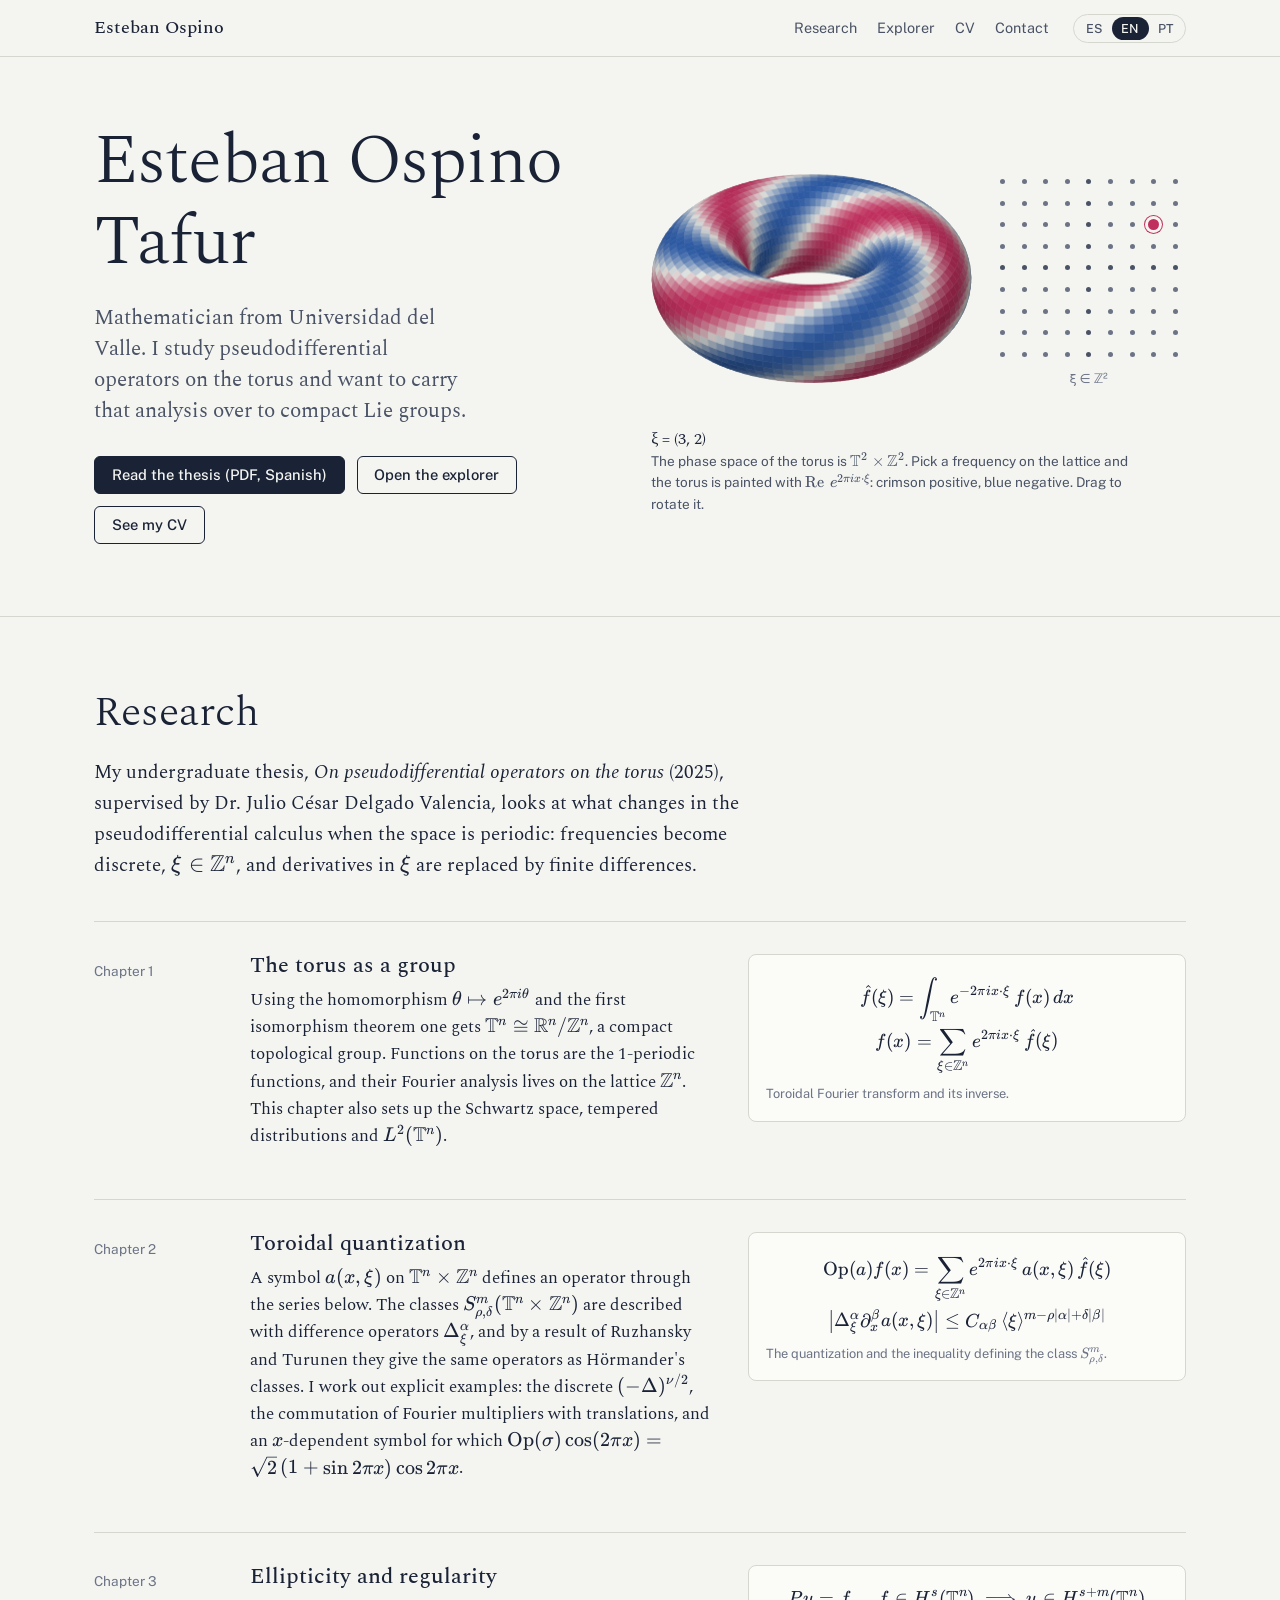
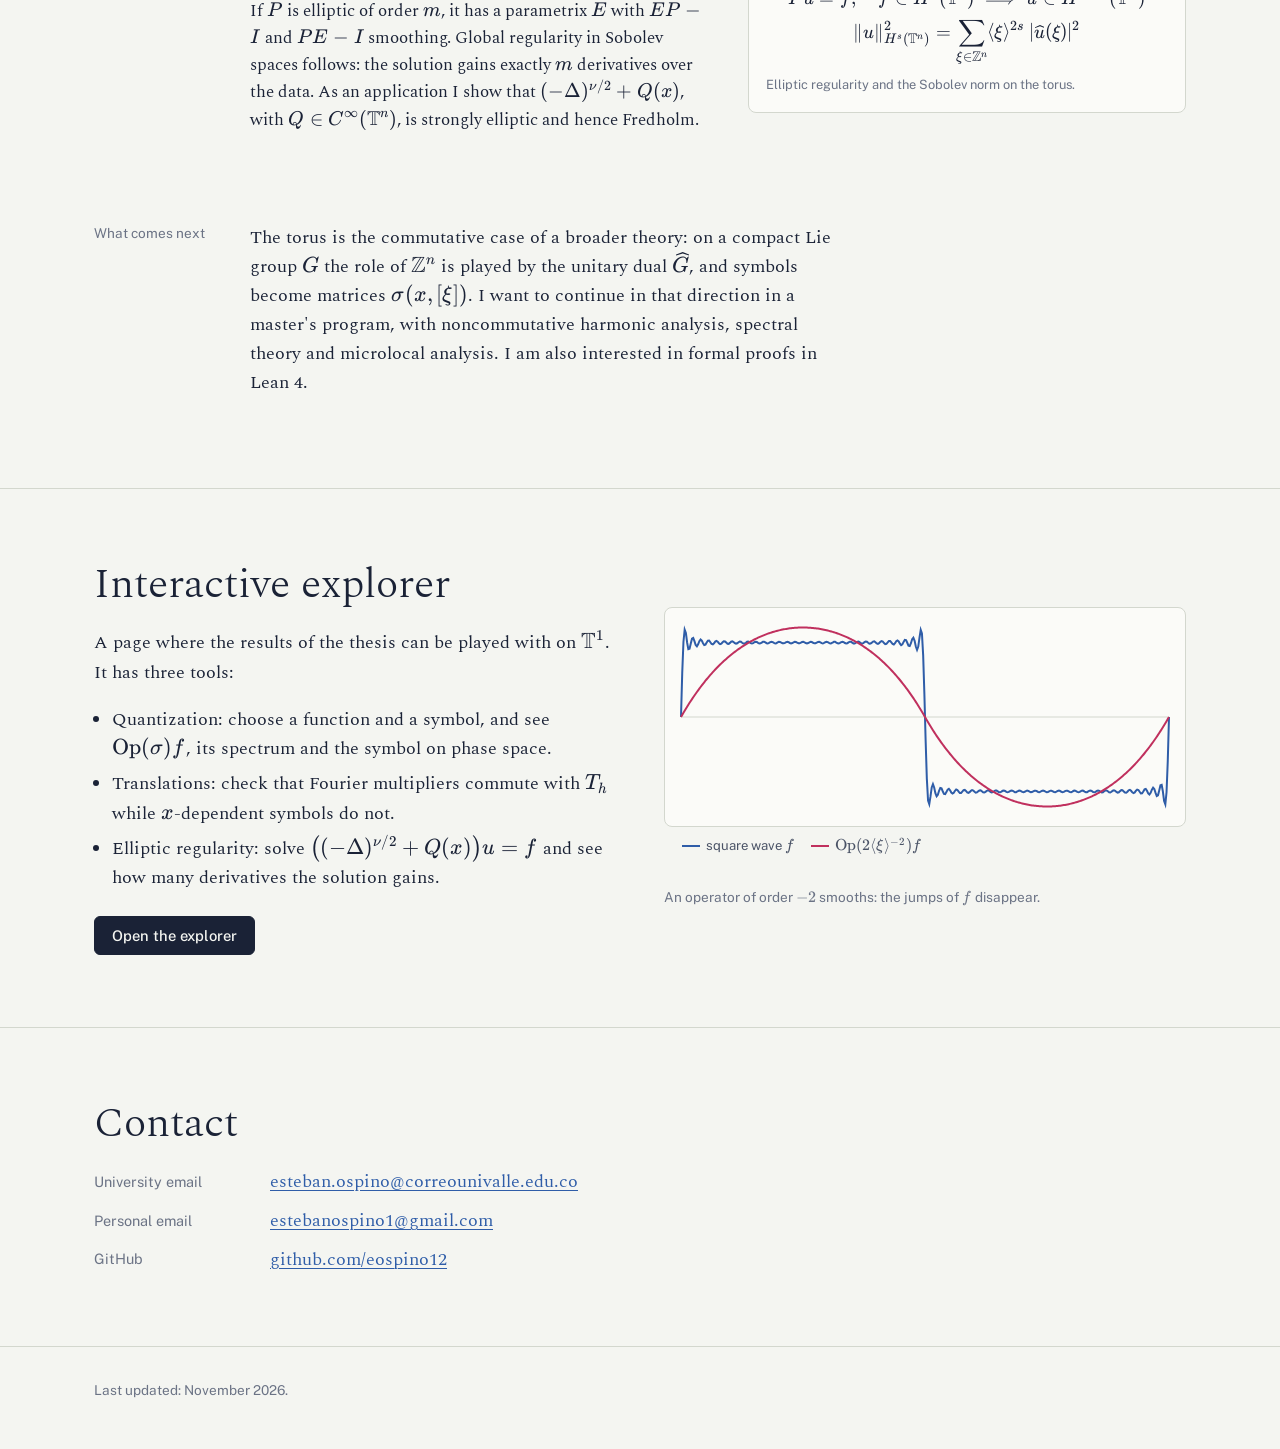
<file: index.html>
<!DOCTYPE html>
<html lang="es">
<head>
<meta charset="utf-8">
<meta name="viewport" content="width=device-width, initial-scale=1">
<title>Esteban Ospino | Análisis en el toro</title>
<meta name="title-es" content="Esteban Ospino | Análisis en el toro">
<meta name="title-en" content="Esteban Ospino | Analysis on the torus">
<meta name="title-pt" content="Esteban Ospino | Análise no toro">
<meta name="description" content="Esteban Ospino Tafur, matemático de la Universidad del Valle. Operadores pseudodiferenciales en el toro, análisis armónico y grupos de Lie compactos.">
<link rel="icon" href="data:image/svg+xml,%3Csvg xmlns=%27http://www.w3.org/2000/svg%27 viewBox=%270 0 32 32%27%3E%3Cellipse cx=%2716%27 cy=%2716%27 rx=%2714%27 ry=%278%27 fill=%27none%27 stroke=%27%231A2236%27 stroke-width=%273%27/%3E%3Cellipse cx=%2716%27 cy=%2716%27 rx=%275%27 ry=%272%27 fill=%27%23C0305E%27/%3E%3C/svg%3E">
<meta name="theme-color" content="#F4F5F1">
<link rel="preconnect" href="https://fonts.googleapis.com">
<link rel="preconnect" href="https://fonts.gstatic.com" crossorigin>
<link rel="stylesheet" href="https://fonts.googleapis.com/css2?family=Public+Sans:wght@400;500;600&family=Spectral:ital,wght@0,300;0,400;0,500;1,400&display=swap">
<link rel="stylesheet" href="assets/style.css">
<link rel="stylesheet" href="assets/katex/katex.min.css">
<script defer src="assets/katex/katex.min.js"></script>
<script defer src="assets/katex/auto-render.min.js"></script>
</head>
<body data-lang="es">
<a class="skip" href="#main">
  <span lang="es">Ir al contenido</span><span lang="en">Skip to content</span><span lang="pt">Ir para o conteúdo</span>
</a>

<header class="site-head">
  <div class="wrap">
    <a class="brand" href="#main">Esteban Ospino</a>
    <nav class="nav" aria-label="Secciones">
      <a href="#investigacion"><span lang="es">Investigación</span><span lang="en">Research</span><span lang="pt">Pesquisa</span></a>
      <a href="explorador.html"><span lang="es">Explorador</span><span lang="en">Explorer</span><span lang="pt">Explorador</span></a>
      <a href="cv.html">CV</a>
      <a href="#contacto"><span lang="es">Contacto</span><span lang="en">Contact</span><span lang="pt">Contato</span></a>
    </nav>
    <div class="langs" role="group" aria-label="Idioma / Language">
      <button type="button" data-lang="es" aria-pressed="true">ES</button>
      <button type="button" data-lang="en" aria-pressed="false">EN</button>
      <button type="button" data-lang="pt" aria-pressed="false">PT</button>
    </div>
  </div>
</header>

<main id="main">

<!-- ============================ PORTADA ============================ -->
<section class="hero">
  <div class="wrap">
    <div>
      <h1>Esteban Ospino Tafur</h1>
      <p class="lead" lang="es">Matemático de la Universidad del Valle. Estudio operadores pseudodiferenciales en el toro y quiero llevar ese análisis a los grupos de Lie compactos.</p>
      <p class="lead" lang="en">Mathematician from Universidad del Valle. I study pseudodifferential operators on the torus and want to carry that analysis over to compact Lie groups.</p>
      <p class="lead" lang="pt">Matemático pela Universidad del Valle. Estudo operadores pseudodiferenciais no toro e quero levar essa análise aos grupos de Lie compactos.</p>
      <div class="actions">
        <a class="btn primary" href="tesis-pregrado.pdf">
          <span lang="es">Leer la tesis (PDF)</span><span lang="en">Read the thesis (PDF, Spanish)</span><span lang="pt">Ler a monografia (PDF, espanhol)</span>
        </a>
        <a class="btn" href="explorador.html">
          <span lang="es">Abrir el explorador</span><span lang="en">Open the explorer</span><span lang="pt">Abrir o explorador</span>
        </a>
        <a class="btn" href="cv.html">
          <span lang="es">Ver el CV</span><span lang="en">See my CV</span><span lang="pt">Ver o currículo</span>
        </a>
      </div>
    </div>

    <figure class="phase">
      <canvas id="torus" role="img" aria-label="Toro T² coloreado por la parte real de un carácter e_ξ"></canvas>
      <div>
        <div class="lattice" id="lattice" role="group" aria-label="Frecuencias ξ ∈ ℤ²"></div>
        <div class="lattice-label">ξ ∈ ℤ²</div>
      </div>
      <figcaption>
        <output id="xi-out">ξ = (3, 2)</output><br>
        <span lang="es">El espacio de fases del toro es \(\mathbb{T}^2\times\mathbb{Z}^2\). Elige una frecuencia en la red y el toro se colorea con \(\operatorname{Re}\,e^{2\pi i x\cdot\xi}\): carmesí positivo, azul negativo. Arrastra para girarlo.</span>
        <span lang="en">The phase space of the torus is \(\mathbb{T}^2\times\mathbb{Z}^2\). Pick a frequency on the lattice and the torus is painted with \(\operatorname{Re}\,e^{2\pi i x\cdot\xi}\): crimson positive, blue negative. Drag to rotate it.</span>
        <span lang="pt">O espaço de fase do toro é \(\mathbb{T}^2\times\mathbb{Z}^2\). Escolha uma frequência na rede e o toro é colorido por \(\operatorname{Re}\,e^{2\pi i x\cdot\xi}\): carmesim positivo, azul negativo. Arraste para girá-lo.</span>
      </figcaption>
    </figure>
  </div>
</section>

<!-- ============================ INVESTIGACIÓN ============================ -->
<section id="investigacion">
  <div class="wrap">
    <h2><span lang="es">Investigación</span><span lang="en">Research</span><span lang="pt">Pesquisa</span></h2>

    <p class="intro" lang="es">Mi trabajo de grado, <em>Sobre los operadores pseudodiferenciales en el toro</em> (2025), dirigido por el Dr. Julio César Delgado Valencia, estudia qué cambia en el cálculo pseudodiferencial cuando el espacio es periódico: las frecuencias pasan a ser discretas, \(\xi\in\mathbb{Z}^n\), y las derivadas en \(\xi\) se reemplazan por diferencias finitas.</p>
    <p class="intro" lang="en">My undergraduate thesis, <em>On pseudodifferential operators on the torus</em> (2025), supervised by Dr. Julio César Delgado Valencia, looks at what changes in the pseudodifferential calculus when the space is periodic: frequencies become discrete, \(\xi\in\mathbb{Z}^n\), and derivatives in \(\xi\) are replaced by finite differences.</p>
    <p class="intro" lang="pt">Minha monografia de graduação, <em>Sobre os operadores pseudodiferenciais no toro</em> (2025), orientada pelo Dr. Julio César Delgado Valencia, estuda o que muda no cálculo pseudodiferencial quando o espaço é periódico: as frequências passam a ser discretas, \(\xi\in\mathbb{Z}^n\), e as derivadas em \(\xi\) são substituídas por diferenças finitas.</p>

    <div class="chapters">
      <article class="chapter">
        <div class="num"><span lang="es">Capítulo 1</span><span lang="en">Chapter 1</span><span lang="pt">Capítulo 1</span></div>
        <div>
          <h3><span lang="es">El toro como grupo</span><span lang="en">The torus as a group</span><span lang="pt">O toro como grupo</span></h3>
          <p lang="es">Con el homomorfismo \(\theta\mapsto e^{2\pi i\theta}\) y el primer teorema de isomorfismos se obtiene \(\mathbb{T}^n\cong\mathbb{R}^n/\mathbb{Z}^n\), un grupo topológico compacto. Las funciones en el toro son las funciones 1-periódicas, y su análisis de Fourier vive en el retículo \(\mathbb{Z}^n\). También preparo el terreno: espacio de Schwartz, distribuciones temperadas y \(L^2(\mathbb{T}^n)\).</p>
          <p lang="en">Using the homomorphism \(\theta\mapsto e^{2\pi i\theta}\) and the first isomorphism theorem one gets \(\mathbb{T}^n\cong\mathbb{R}^n/\mathbb{Z}^n\), a compact topological group. Functions on the torus are the 1-periodic functions, and their Fourier analysis lives on the lattice \(\mathbb{Z}^n\). This chapter also sets up the Schwartz space, tempered distributions and \(L^2(\mathbb{T}^n)\).</p>
          <p lang="pt">Com o homomorfismo \(\theta\mapsto e^{2\pi i\theta}\) e o primeiro teorema do isomorfismo obtém-se \(\mathbb{T}^n\cong\mathbb{R}^n/\mathbb{Z}^n\), um grupo topológico compacto. As funções no toro são as funções 1-periódicas, e sua análise de Fourier vive no reticulado \(\mathbb{Z}^n\). O capítulo também prepara o espaço de Schwartz, as distribuições temperadas e \(L^2(\mathbb{T}^n)\).</p>
        </div>
        <div class="formula">
          \[ \widehat{f}(\xi)=\int_{\mathbb{T}^n} e^{-2\pi i x\cdot\xi}\,f(x)\,dx \]
          \[ f(x)=\sum_{\xi\in\mathbb{Z}^n} e^{2\pi i x\cdot\xi}\,\widehat f(\xi) \]
          <p><span lang="es">Transformada de Fourier toroidal y su inversa.</span><span lang="en">Toroidal Fourier transform and its inverse.</span><span lang="pt">Transformada de Fourier toroidal e sua inversa.</span></p>
        </div>
      </article>

      <article class="chapter">
        <div class="num"><span lang="es">Capítulo 2</span><span lang="en">Chapter 2</span><span lang="pt">Capítulo 2</span></div>
        <div>
          <h3><span lang="es">Cuantización toroidal</span><span lang="en">Toroidal quantization</span><span lang="pt">Quantização toroidal</span></h3>
          <p lang="es">Un símbolo \(a(x,\xi)\) en \(\mathbb{T}^n\times\mathbb{Z}^n\) define un operador mediante la serie de abajo. Las clases \(S^m_{\rho,\delta}(\mathbb{T}^n\times\mathbb{Z}^n)\) se describen con operadores de diferencia \(\Delta_\xi^\alpha\), y por un resultado de Ruzhansky y Turunen producen los mismos operadores que las clases de Hörmander. Trabajo ejemplos explícitos: la versión discreta de \((-\Delta)^{\nu/2}\), la conmutación de los multiplicadores de Fourier con las traslaciones y un símbolo que depende de \(x\), para el cual \(\operatorname{Op}(\sigma)\cos(2\pi x)=\sqrt2\,(1+\sin 2\pi x)\cos 2\pi x\).</p>
          <p lang="en">A symbol \(a(x,\xi)\) on \(\mathbb{T}^n\times\mathbb{Z}^n\) defines an operator through the series below. The classes \(S^m_{\rho,\delta}(\mathbb{T}^n\times\mathbb{Z}^n)\) are described with difference operators \(\Delta_\xi^\alpha\), and by a result of Ruzhansky and Turunen they give the same operators as Hörmander's classes. I work out explicit examples: the discrete \((-\Delta)^{\nu/2}\), the commutation of Fourier multipliers with translations, and an \(x\)-dependent symbol for which \(\operatorname{Op}(\sigma)\cos(2\pi x)=\sqrt2\,(1+\sin 2\pi x)\cos 2\pi x\).</p>
          <p lang="pt">Um símbolo \(a(x,\xi)\) em \(\mathbb{T}^n\times\mathbb{Z}^n\) define um operador pela série abaixo. As classes \(S^m_{\rho,\delta}(\mathbb{T}^n\times\mathbb{Z}^n)\) são descritas com operadores de diferença \(\Delta_\xi^\alpha\) e, por um resultado de Ruzhansky e Turunen, geram os mesmos operadores que as classes de Hörmander. Trabalho exemplos explícitos: a versão discreta de \((-\Delta)^{\nu/2}\), a comutação dos multiplicadores de Fourier com as translações e um símbolo que depende de \(x\), para o qual \(\operatorname{Op}(\sigma)\cos(2\pi x)=\sqrt2\,(1+\sin 2\pi x)\cos 2\pi x\).</p>
        </div>
        <div class="formula">
          \[ \operatorname{Op}(a)f(x)=\sum_{\xi\in\mathbb{Z}^n} e^{2\pi i x\cdot\xi}\,a(x,\xi)\,\widehat f(\xi) \]
          \[ \bigl|\Delta_\xi^\alpha\partial_x^\beta a(x,\xi)\bigr|\le C_{\alpha\beta}\,\langle\xi\rangle^{m-\rho|\alpha|+\delta|\beta|} \]
          <p><span lang="es">La cuantización y la desigualdad que define la clase \(S^m_{\rho,\delta}\).</span><span lang="en">The quantization and the inequality defining the class \(S^m_{\rho,\delta}\).</span><span lang="pt">A quantização e a desigualdade que define a classe \(S^m_{\rho,\delta}\).</span></p>
        </div>
      </article>

      <article class="chapter">
        <div class="num"><span lang="es">Capítulo 3</span><span lang="en">Chapter 3</span><span lang="pt">Capítulo 3</span></div>
        <div>
          <h3><span lang="es">Elipticidad y regularidad</span><span lang="en">Ellipticity and regularity</span><span lang="pt">Elipticidade e regularidade</span></h3>
          <p lang="es">Si \(P\) es elíptico de orden \(m\), tiene una parametriz \(E\) con \(EP-I\) y \(PE-I\) regularizantes. De ahí sale la regularidad global en espacios de Sobolev: la solución gana exactamente \(m\) derivadas respecto al dato. Como aplicación muestro que \((-\Delta)^{\nu/2}+Q(x)\), con \(Q\in C^\infty(\mathbb{T}^n)\), es fuertemente elíptico y por lo tanto de Fredholm.</p>
          <p lang="en">If \(P\) is elliptic of order \(m\), it has a parametrix \(E\) with \(EP-I\) and \(PE-I\) smoothing. Global regularity in Sobolev spaces follows: the solution gains exactly \(m\) derivatives over the data. As an application I show that \((-\Delta)^{\nu/2}+Q(x)\), with \(Q\in C^\infty(\mathbb{T}^n)\), is strongly elliptic and hence Fredholm.</p>
          <p lang="pt">Se \(P\) é elíptico de ordem \(m\), ele tem uma parametriz \(E\) com \(EP-I\) e \(PE-I\) regularizantes. Daí segue a regularidade global em espaços de Sobolev: a solução ganha exatamente \(m\) derivadas em relação ao dado. Como aplicação mostro que \((-\Delta)^{\nu/2}+Q(x)\), com \(Q\in C^\infty(\mathbb{T}^n)\), é fortemente elíptico e, portanto, de Fredholm.</p>
        </div>
        <div class="formula">
          \[ Pu=f,\quad f\in H^{s}(\mathbb{T}^n)\ \Longrightarrow\ u\in H^{s+m}(\mathbb{T}^n) \]
          \[ \|u\|_{H^s(\mathbb{T}^n)}^2=\sum_{\xi\in\mathbb{Z}^n}\langle\xi\rangle^{2s}\,|\widehat u(\xi)|^2 \]
          <p><span lang="es">Regularidad elíptica y la norma de Sobolev en el toro.</span><span lang="en">Elliptic regularity and the Sobolev norm on the torus.</span><span lang="pt">Regularidade elíptica e a norma de Sobolev no toro.</span></p>
        </div>
      </article>
    </div>

    <div class="next">
      <div class="num small"><span lang="es">Lo que sigue</span><span lang="en">What comes next</span><span lang="pt">Próximos passos</span></div>
      <div>
        <p lang="es">El toro es el caso conmutativo de una teoría más amplia: en un grupo de Lie compacto \(G\) el papel de \(\mathbb{Z}^n\) lo juega el dual unitario \(\widehat G\), y los símbolos pasan a ser matrices \(\sigma(x,[\xi])\). Quiero continuar en esa línea en la maestría, con análisis armónico no conmutativo, teoría espectral y análisis microlocal. Me interesan también las demostraciones formales en Lean 4.</p>
        <p lang="en">The torus is the commutative case of a broader theory: on a compact Lie group \(G\) the role of \(\mathbb{Z}^n\) is played by the unitary dual \(\widehat G\), and symbols become matrices \(\sigma(x,[\xi])\). I want to continue in that direction in a master's program, with noncommutative harmonic analysis, spectral theory and microlocal analysis. I am also interested in formal proofs in Lean 4.</p>
        <p lang="pt">O toro é o caso comutativo de uma teoria mais ampla: num grupo de Lie compacto \(G\) o papel de \(\mathbb{Z}^n\) é desempenhado pelo dual unitário \(\widehat G\), e os símbolos passam a ser matrizes \(\sigma(x,[\xi])\). Quero continuar nessa linha no mestrado, com análise harmônica não comutativa, teoria espectral e análise microlocal. Também me interessam as demonstrações formais em Lean 4.</p>
      </div>
    </div>
  </div>
</section>

<!-- ============================ EXPLORADOR ============================ -->
<section id="explorador">
  <div class="wrap teaser">
    <div>
      <h2><span lang="es">Explorador interactivo</span><span lang="en">Interactive explorer</span><span lang="pt">Explorador interativo</span></h2>
      <p lang="es">Una página donde los resultados de la tesis se pueden manipular en \(\mathbb{T}^1\). Tiene tres herramientas:</p>
      <p lang="en">A page where the results of the thesis can be played with on \(\mathbb{T}^1\). It has three tools:</p>
      <p lang="pt">Uma página onde os resultados da monografia podem ser manipulados em \(\mathbb{T}^1\). Ela tem três ferramentas:</p>
      <ul lang="es">
        <li>Cuantización: eliges una función y un símbolo, y ves \(\operatorname{Op}(\sigma)f\), su espectro y el símbolo en el espacio de fases.</li>
        <li>Traslaciones: compruebas que los multiplicadores de Fourier conmutan con \(T_h\) y los símbolos que dependen de \(x\) no.</li>
        <li>Regularidad elíptica: resuelves \(\bigl((-\Delta)^{\nu/2}+Q(x)\bigr)u=f\) y ves cuántas derivadas gana la solución.</li>
      </ul>
      <ul lang="en">
        <li>Quantization: choose a function and a symbol, and see \(\operatorname{Op}(\sigma)f\), its spectrum and the symbol on phase space.</li>
        <li>Translations: check that Fourier multipliers commute with \(T_h\) while \(x\)-dependent symbols do not.</li>
        <li>Elliptic regularity: solve \(\bigl((-\Delta)^{\nu/2}+Q(x)\bigr)u=f\) and see how many derivatives the solution gains.</li>
      </ul>
      <ul lang="pt">
        <li>Quantização: escolha uma função e um símbolo e veja \(\operatorname{Op}(\sigma)f\), seu espectro e o símbolo no espaço de fase.</li>
        <li>Translações: verifique que os multiplicadores de Fourier comutam com \(T_h\) e os símbolos que dependem de \(x\) não.</li>
        <li>Regularidade elíptica: resolva \(\bigl((-\Delta)^{\nu/2}+Q(x)\bigr)u=f\) e veja quantas derivadas a solução ganha.</li>
      </ul>
      <a class="btn primary" href="explorador.html"><span lang="es">Abrir el explorador</span><span lang="en">Open the explorer</span><span lang="pt">Abrir o explorador</span></a>
    </div>
    <figure style="margin:0">
      <canvas id="teaser" role="img" aria-label="Onda cuadrada y su versión suavizada por un operador de orden -2"></canvas>
      <ul class="legend" style="margin-top:.6rem">
        <li style="color:var(--blue)"><i></i><span style="color:var(--ink-2)"><span lang="es">onda cuadrada</span><span lang="en">square wave</span><span lang="pt">onda quadrada</span> \(f\)</span></li>
        <li style="color:var(--crimson)"><i></i><span style="color:var(--ink-2)">\(\operatorname{Op}(2\langle\xi\rangle^{-2})f\)</span></li>
      </ul>
      <figcaption class="small" style="margin-top:.3rem">
        <span lang="es">Un operador de orden \(-2\) suaviza: los saltos de \(f\) desaparecen.</span>
        <span lang="en">An operator of order \(-2\) smooths: the jumps of \(f\) disappear.</span>
        <span lang="pt">Um operador de ordem \(-2\) suaviza: os saltos de \(f\) desaparecem.</span>
      </figcaption>
    </figure>
  </div>
</section>

<!-- ============================ CONTACTO ============================ -->
<section id="contacto" class="contact">
  <div class="wrap">
    <h2><span lang="es">Contacto</span><span lang="en">Contact</span><span lang="pt">Contato</span></h2>
    <dl>
      <dt><span lang="es">Correo institucional</span><span lang="en">University email</span><span lang="pt">E-mail institucional</span></dt>
      <dd><a href="mailto:esteban.ospino@correounivalle.edu.co">esteban.ospino@correounivalle.edu.co</a></dd>
      <dt><span lang="es">Correo personal</span><span lang="en">Personal email</span><span lang="pt">E-mail pessoal</span></dt>
      <dd><a href="mailto:estebanospino1@gmail.com">estebanospino1@gmail.com</a></dd>
      <dt>GitHub</dt>
      <dd><a href="https://github.com/eospino12">github.com/eospino12</a></dd>
    </dl>
  </div>
</section>

</main>

<footer class="site-foot">
  <div class="wrap">
    <p>
      <span lang="es">Última actualización: noviembre de 2026.</span>
      <span lang="en">Last updated: November 2026.</span>
      <span lang="pt">Última atualização: novembro de 2026.</span>
    </p>
  </div>
</footer>

<script src="assets/site.js"></script>
</body>
</html>
</file>
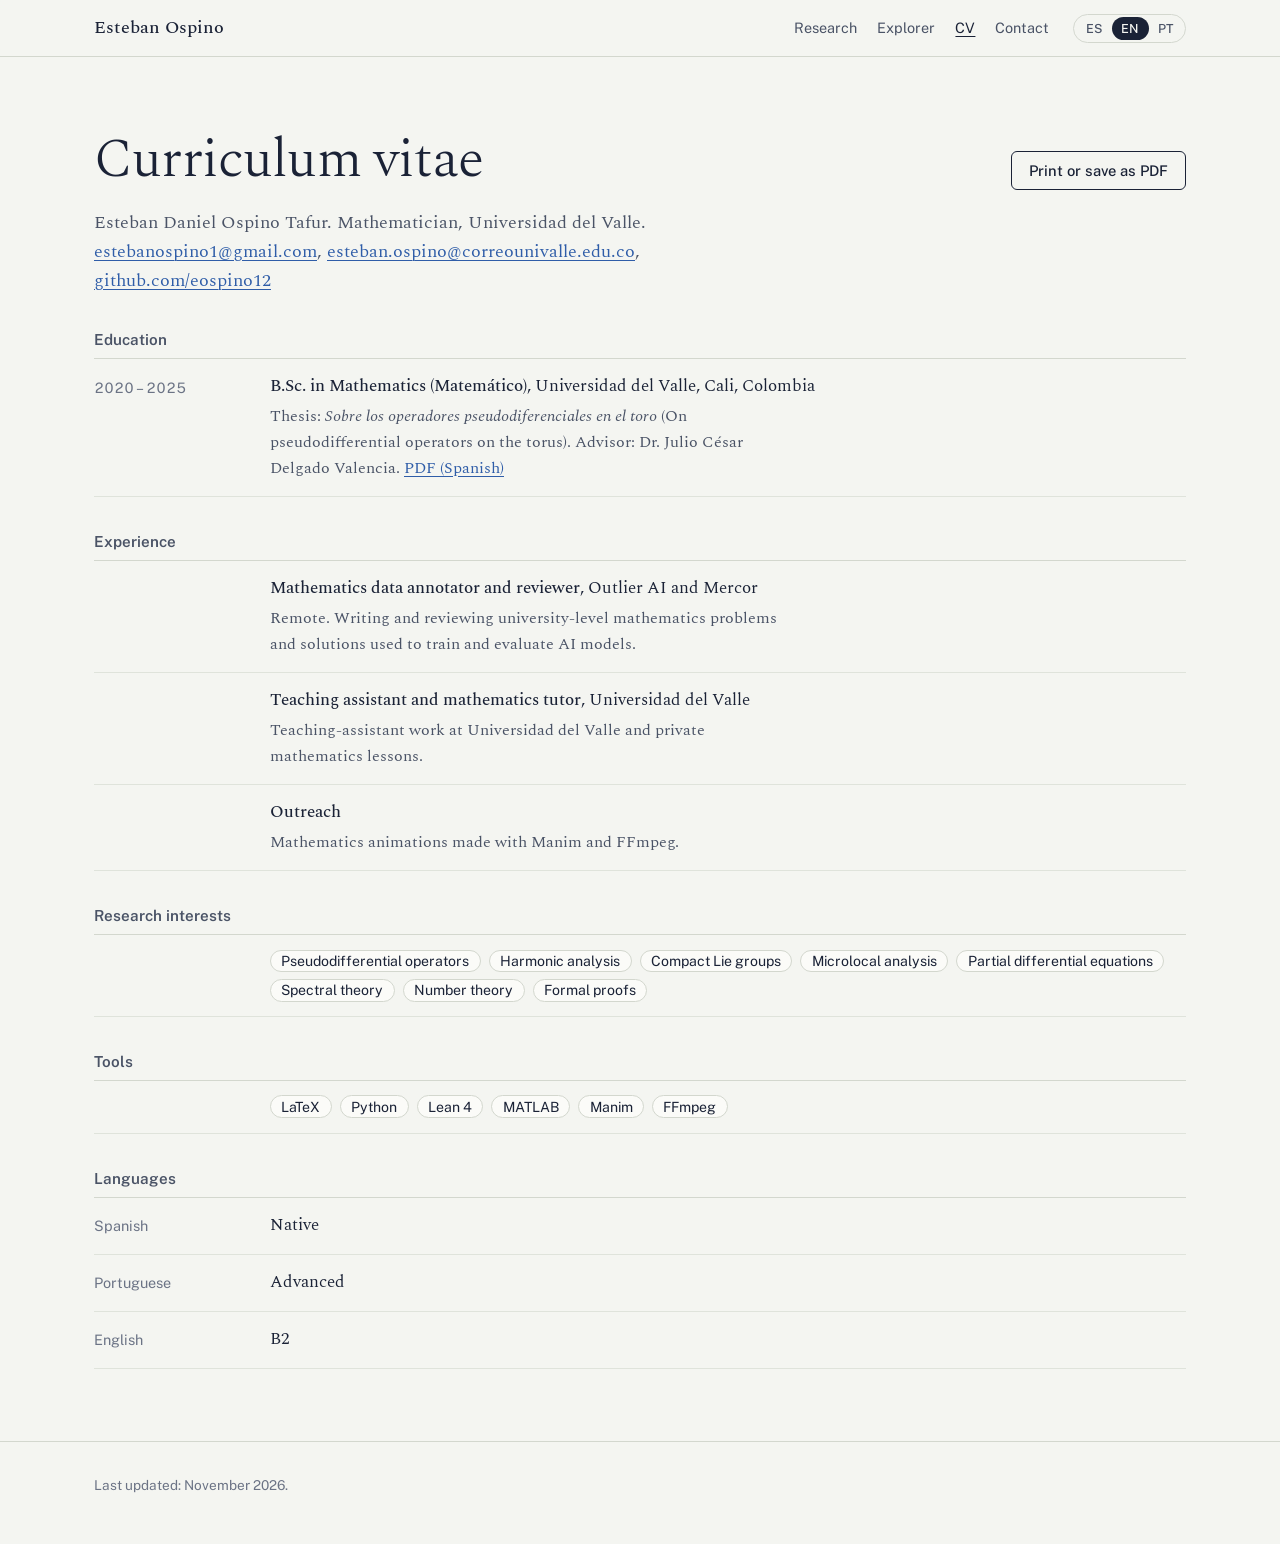
<file: cv.html>
<!DOCTYPE html>
<html lang="es">
<head>
<meta charset="utf-8">
<meta name="viewport" content="width=device-width, initial-scale=1">
<title>CV | Esteban Ospino</title>
<meta name="title-es" content="Currículum | Esteban Ospino">
<meta name="title-en" content="Curriculum vitae | Esteban Ospino">
<meta name="title-pt" content="Currículo | Esteban Ospino">
<meta name="description" content="Currículum de Esteban Ospino Tafur, matemático de la Universidad del Valle.">
<link rel="icon" href="data:image/svg+xml,%3Csvg xmlns=%27http://www.w3.org/2000/svg%27 viewBox=%270 0 32 32%27%3E%3Cellipse cx=%2716%27 cy=%2716%27 rx=%2714%27 ry=%278%27 fill=%27none%27 stroke=%27%231A2236%27 stroke-width=%273%27/%3E%3Cellipse cx=%2716%27 cy=%2716%27 rx=%275%27 ry=%272%27 fill=%27%23C0305E%27/%3E%3C/svg%3E">
<meta name="theme-color" content="#F4F5F1">
<link rel="preconnect" href="https://fonts.googleapis.com">
<link rel="preconnect" href="https://fonts.gstatic.com" crossorigin>
<link rel="stylesheet" href="https://fonts.googleapis.com/css2?family=Public+Sans:wght@400;500;600&family=Spectral:ital,wght@0,300;0,400;0,500;1,400&display=swap">
<link rel="stylesheet" href="assets/style.css">
<link rel="stylesheet" href="assets/katex/katex.min.css">
<script defer src="assets/katex/katex.min.js"></script>
<script defer src="assets/katex/auto-render.min.js"></script>
</head>
<body data-lang="es">
<a class="skip" href="#main">
  <span lang="es">Ir al contenido</span><span lang="en">Skip to content</span><span lang="pt">Ir para o conteúdo</span>
</a>

<header class="site-head">
  <div class="wrap">
    <a class="brand" href="index.html">Esteban Ospino</a>
    <nav class="nav" aria-label="Secciones">
      <a href="index.html#investigacion"><span lang="es">Investigación</span><span lang="en">Research</span><span lang="pt">Pesquisa</span></a>
      <a href="explorador.html"><span lang="es">Explorador</span><span lang="en">Explorer</span><span lang="pt">Explorador</span></a>
      <a href="cv.html" aria-current="page">CV</a>
      <a href="index.html#contacto"><span lang="es">Contacto</span><span lang="en">Contact</span><span lang="pt">Contato</span></a>
    </nav>
    <div class="langs" role="group" aria-label="Idioma / Language">
      <button type="button" data-lang="es" aria-pressed="true">ES</button>
      <button type="button" data-lang="en" aria-pressed="false">EN</button>
      <button type="button" data-lang="pt" aria-pressed="false">PT</button>
    </div>
  </div>
</header>

<main id="main">

<section id="cv">
  <div class="wrap">
    <div class="cv-head">
      <h1 class="cv-title"><span lang="es">Currículum</span><span lang="en">Curriculum vitae</span><span lang="pt">Currículo</span></h1>
      <div class="actions cv-actions">
        <button type="button" class="btn" id="print-cv"><span lang="es">Imprimir o guardar en PDF</span><span lang="en">Print or save as PDF</span><span lang="pt">Imprimir ou salvar em PDF</span></button>
      </div>
    </div>
    <p class="cv-who">Esteban Daniel Ospino Tafur. <span lang="es">Matemático, Universidad del Valle.</span><span lang="en">Mathematician, Universidad del Valle.</span><span lang="pt">Matemático, Universidad del Valle.</span><br><a href="mailto:estebanospino1@gmail.com">estebanospino1@gmail.com</a>, <a href="mailto:esteban.ospino@correounivalle.edu.co">esteban.ospino@correounivalle.edu.co</a>, <a href="https://github.com/eospino12">github.com/eospino12</a></p>

    <div class="cv-group">
      <h3><span lang="es">Formación</span><span lang="en">Education</span><span lang="pt">Formação</span></h3>
      <div class="cv-row">
        <div class="when">2020 – 2025</div>
        <div class="what">
          <strong><span lang="es">Matemático</span><span lang="en">B.Sc. in Mathematics (Matemático)</span><span lang="pt">Bacharel em Matemática (Matemático)</span></strong>,
          Universidad del Valle, Cali, Colombia
          <p lang="es">Trabajo de grado: <em>Sobre los operadores pseudodiferenciales en el toro</em>. Director: Dr. Julio César Delgado Valencia. <a href="tesis-pregrado.pdf">PDF</a></p>
          <p lang="en">Thesis: <em>Sobre los operadores pseudodiferenciales en el toro</em> (On pseudodifferential operators on the torus). Advisor: Dr. Julio César Delgado Valencia. <a href="tesis-pregrado.pdf">PDF (Spanish)</a></p>
          <p lang="pt">Monografia: <em>Sobre los operadores pseudodiferenciales en el toro</em> (Sobre os operadores pseudodiferenciais no toro). Orientador: Dr. Julio César Delgado Valencia. <a href="tesis-pregrado.pdf">PDF (espanhol)</a></p>
        </div>
      </div>
    </div>

    <div class="cv-group">
      <h3><span lang="es">Experiencia</span><span lang="en">Experience</span><span lang="pt">Experiência</span></h3>
      <div class="cv-row">
        <div class="when"></div>
        <div class="what">
          <strong><span lang="es">Anotador y revisor de datos matemáticos</span><span lang="en">Mathematics data annotator and reviewer</span><span lang="pt">Anotador e revisor de dados matemáticos</span></strong>, <span lang="es">Outlier AI y Mercor</span><span lang="en">Outlier AI and Mercor</span><span lang="pt">Outlier AI e Mercor</span>
          <p lang="es">Trabajo remoto. Redacción y revisión de problemas y soluciones de matemáticas de nivel universitario para entrenar y evaluar modelos de inteligencia artificial.</p>
          <p lang="en">Remote. Writing and reviewing university-level mathematics problems and solutions used to train and evaluate AI models.</p>
          <p lang="pt">Remoto. Redação e revisão de problemas e soluções de matemática de nível universitário para treinar e avaliar modelos de inteligência artificial.</p>
        </div>
      </div>
      <div class="cv-row">
        <div class="when"></div>
        <div class="what">
          <strong><span lang="es">Monitor académico y tutor de matemáticas</span><span lang="en">Teaching assistant and mathematics tutor</span><span lang="pt">Monitor acadêmico e professor particular de matemática</span></strong>, Universidad del Valle
          <p lang="es">Monitorías académicas en la Universidad del Valle y clases particulares de matemáticas.</p>
          <p lang="en">Teaching-assistant work at Universidad del Valle and private mathematics lessons.</p>
          <p lang="pt">Monitorias acadêmicas na Universidad del Valle e aulas particulares de matemática.</p>
        </div>
      </div>
      <div class="cv-row">
        <div class="when"></div>
        <div class="what">
          <strong><span lang="es">Divulgación</span><span lang="en">Outreach</span><span lang="pt">Divulgação</span></strong>
          <p lang="es">Animaciones de matemáticas hechas con Manim y FFmpeg.</p>
          <p lang="en">Mathematics animations made with Manim and FFmpeg.</p>
          <p lang="pt">Animações de matemática feitas com Manim e FFmpeg.</p>
        </div>
      </div>
    </div>

    <div class="cv-group">
      <h3><span lang="es">Áreas de interés</span><span lang="en">Research interests</span><span lang="pt">Áreas de interesse</span></h3>
      <div class="cv-row">
        <div class="when"></div>
        <div class="what">
          <ul class="tags" lang="es">
            <li>Operadores pseudodiferenciales</li><li>Análisis armónico</li><li>Grupos de Lie compactos</li><li>Análisis microlocal</li><li>Ecuaciones en derivadas parciales</li><li>Teoría espectral</li><li>Teoría de números</li><li>Demostraciones formales</li>
          </ul>
          <ul class="tags" lang="en">
            <li>Pseudodifferential operators</li><li>Harmonic analysis</li><li>Compact Lie groups</li><li>Microlocal analysis</li><li>Partial differential equations</li><li>Spectral theory</li><li>Number theory</li><li>Formal proofs</li>
          </ul>
          <ul class="tags" lang="pt">
            <li>Operadores pseudodiferenciais</li><li>Análise harmônica</li><li>Grupos de Lie compactos</li><li>Análise microlocal</li><li>Equações diferenciais parciais</li><li>Teoria espectral</li><li>Teoria dos números</li><li>Demonstrações formais</li>
          </ul>
        </div>
      </div>
    </div>

    <div class="cv-group">
      <h3><span lang="es">Herramientas</span><span lang="en">Tools</span><span lang="pt">Ferramentas</span></h3>
      <div class="cv-row">
        <div class="when"></div>
        <div class="what">
          <ul class="tags"><li>LaTeX</li><li>Python</li><li>Lean 4</li><li>MATLAB</li><li>Manim</li><li>FFmpeg</li></ul>
        </div>
      </div>
    </div>

    <div class="cv-group">
      <h3><span lang="es">Idiomas</span><span lang="en">Languages</span><span lang="pt">Idiomas</span></h3>
      <div class="cv-row">
        <div class="when"><span lang="es">Español</span><span lang="en">Spanish</span><span lang="pt">Espanhol</span></div>
        <div class="what"><span lang="es">Lengua materna</span><span lang="en">Native</span><span lang="pt">Língua materna</span></div>
      </div>
      <div class="cv-row">
        <div class="when"><span lang="es">Portugués</span><span lang="en">Portuguese</span><span lang="pt">Português</span></div>
        <div class="what"><span lang="es">Avanzado</span><span lang="en">Advanced</span><span lang="pt">Avançado</span></div>
      </div>
      <div class="cv-row">
        <div class="when"><span lang="es">Inglés</span><span lang="en">English</span><span lang="pt">Inglês</span></div>
        <div class="what">B2</div>
      </div>
    </div>
  </div>
</section>

</main>

<footer class="site-foot">
  <div class="wrap">
    <p>
      <span lang="es">Última actualización: noviembre de 2026.</span>
      <span lang="en">Last updated: November 2026.</span>
      <span lang="pt">Última atualização: novembro de 2026.</span>
    </p>
  </div>
</footer>

<script src="assets/site.js"></script>
<script>
  document.getElementById("print-cv").addEventListener("click", function () { try { window.print(); } catch (e) {} });
</script>
</body>
</html>
</file>
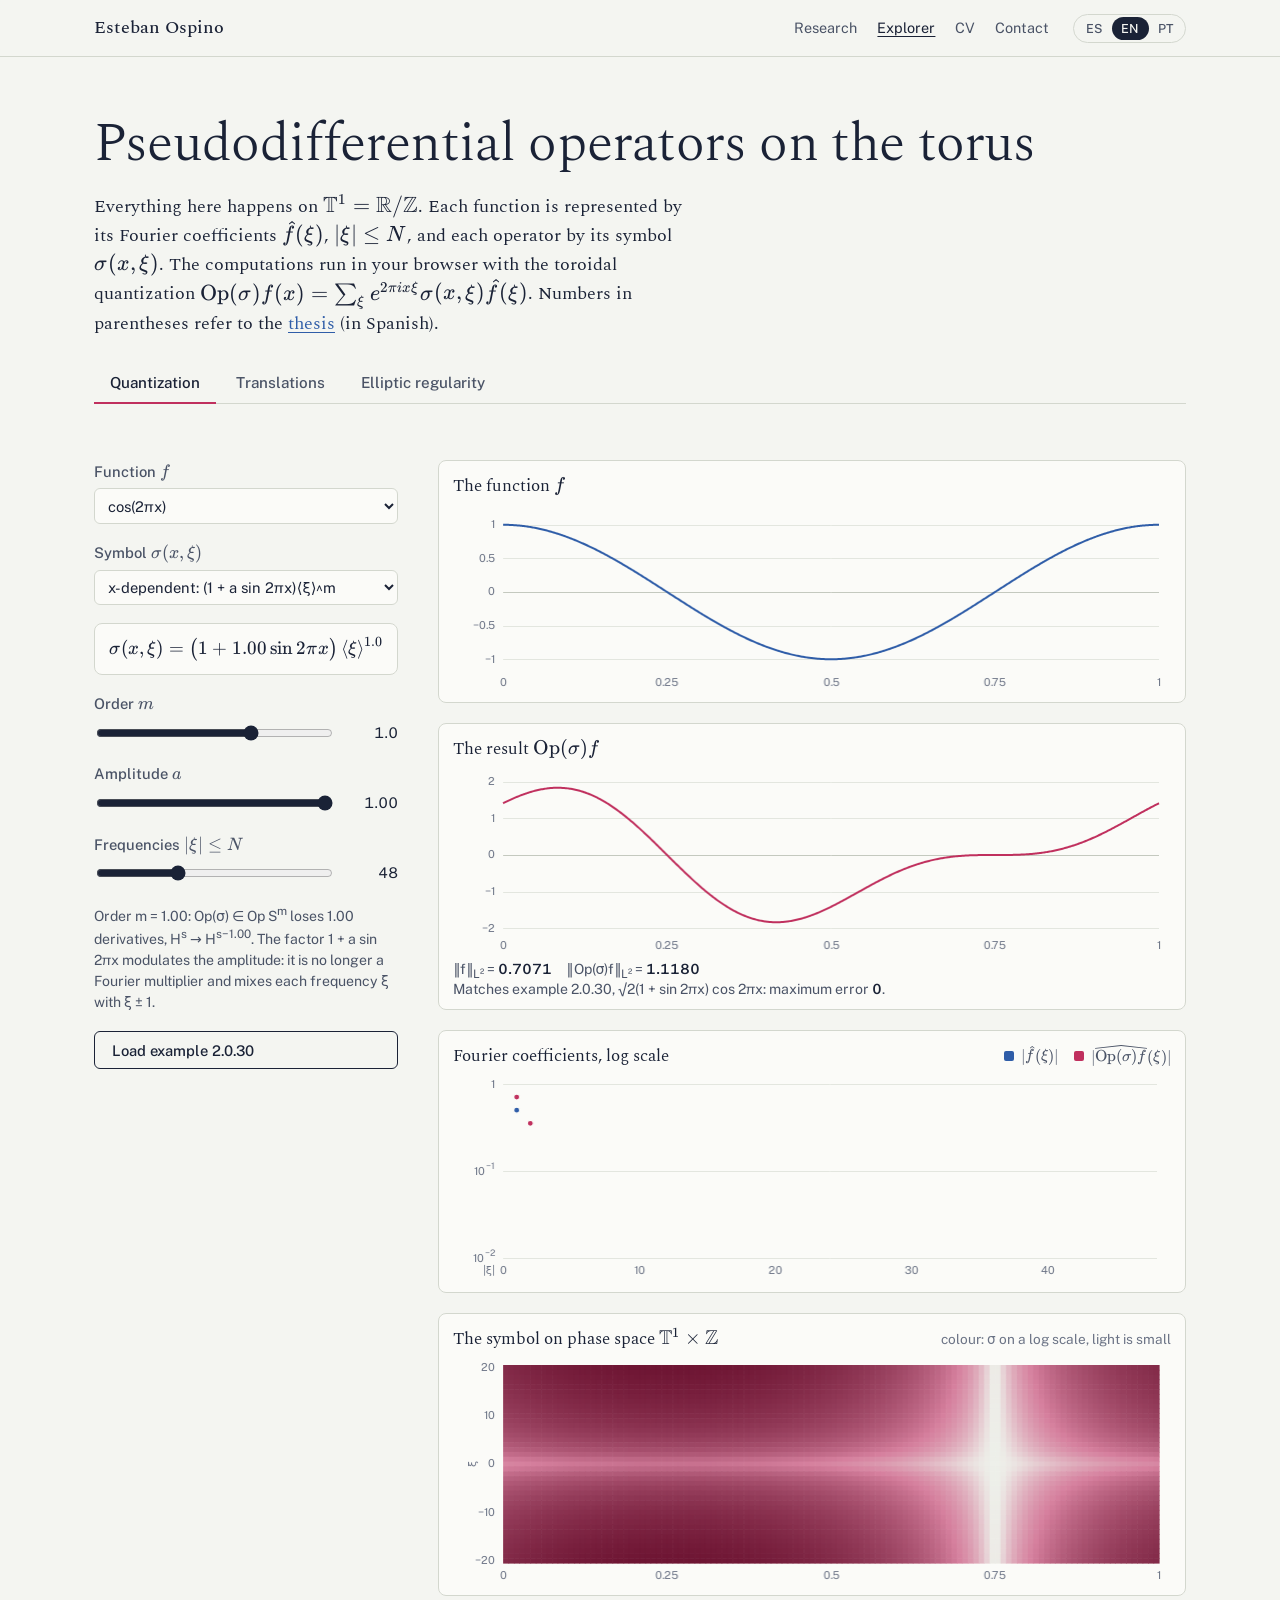
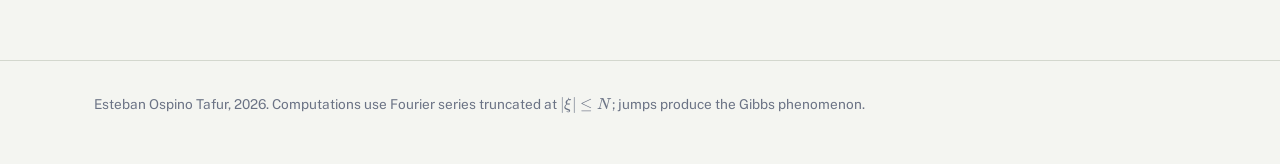
<file: explorador.html>
<!DOCTYPE html>
<html lang="es">
<head>
<meta charset="utf-8">
<meta name="viewport" content="width=device-width, initial-scale=1">
<title>Explorador: operadores pseudodiferenciales en el toro | Esteban Ospino</title>
<meta name="title-es" content="Explorador: operadores pseudodiferenciales en el toro | Esteban Ospino">
<meta name="title-en" content="Explorer: pseudodifferential operators on the torus | Esteban Ospino">
<meta name="title-pt" content="Explorador: operadores pseudodiferenciais no toro | Esteban Ospino">
<meta name="description" content="Herramientas interactivas sobre cuantización toroidal, conmutación con traslaciones y regularidad elíptica en el toro.">
<link rel="icon" href="data:image/svg+xml,%3Csvg xmlns=%27http://www.w3.org/2000/svg%27 viewBox=%270 0 32 32%27%3E%3Cellipse cx=%2716%27 cy=%2716%27 rx=%2714%27 ry=%278%27 fill=%27none%27 stroke=%27%231A2236%27 stroke-width=%273%27/%3E%3Cellipse cx=%2716%27 cy=%2716%27 rx=%275%27 ry=%272%27 fill=%27%23C0305E%27/%3E%3C/svg%3E">
<meta name="theme-color" content="#F4F5F1">
<link rel="preconnect" href="https://fonts.googleapis.com">
<link rel="preconnect" href="https://fonts.gstatic.com" crossorigin>
<link rel="stylesheet" href="https://fonts.googleapis.com/css2?family=Public+Sans:wght@400;500;600&family=Spectral:ital,wght@0,300;0,400;0,500;1,400&display=swap">
<link rel="stylesheet" href="assets/style.css">
<link rel="stylesheet" href="assets/katex/katex.min.css">
<script defer src="assets/katex/katex.min.js"></script>
<script defer src="assets/katex/auto-render.min.js"></script>
</head>
<body data-lang="es">
<a class="skip" href="#main">
  <span lang="es">Ir al contenido</span><span lang="en">Skip to content</span><span lang="pt">Ir para o conteúdo</span>
</a>

<header class="site-head">
  <div class="wrap">
    <a class="brand" href="index.html">Esteban Ospino</a>
    <nav class="nav" aria-label="Secciones">
      <a href="index.html#investigacion"><span lang="es">Investigación</span><span lang="en">Research</span><span lang="pt">Pesquisa</span></a>
      <a href="explorador.html" aria-current="page"><span lang="es">Explorador</span><span lang="en">Explorer</span><span lang="pt">Explorador</span></a>
      <a href="cv.html">CV</a>
      <a href="index.html#contacto"><span lang="es">Contacto</span><span lang="en">Contact</span><span lang="pt">Contato</span></a>
    </nav>
    <div class="langs" role="group" aria-label="Idioma / Language">
      <button type="button" data-lang="es" aria-pressed="true">ES</button>
      <button type="button" data-lang="en" aria-pressed="false">EN</button>
      <button type="button" data-lang="pt" aria-pressed="false">PT</button>
    </div>
  </div>
</header>

<main id="main">
<section class="ex-intro">
  <div class="wrap">
    <h1><span lang="es">Operadores pseudodiferenciales en el toro</span><span lang="en">Pseudodifferential operators on the torus</span><span lang="pt">Operadores pseudodiferenciais no toro</span></h1>
    <p lang="es">Todo aquí ocurre en \(\mathbb{T}^1=\mathbb{R}/\mathbb{Z}\). Cada función se representa por sus coeficientes de Fourier \(\widehat f(\xi)\), \(|\xi|\le N\), y cada operador por su símbolo \(\sigma(x,\xi)\). Las cuentas se hacen en tu navegador con la cuantización toroidal \(\operatorname{Op}(\sigma)f(x)=\sum_{\xi}e^{2\pi i x\xi}\sigma(x,\xi)\widehat f(\xi)\). Los números entre paréntesis remiten a la <a href="tesis-pregrado.pdf">tesis</a>.</p>
    <p lang="en">Everything here happens on \(\mathbb{T}^1=\mathbb{R}/\mathbb{Z}\). Each function is represented by its Fourier coefficients \(\widehat f(\xi)\), \(|\xi|\le N\), and each operator by its symbol \(\sigma(x,\xi)\). The computations run in your browser with the toroidal quantization \(\operatorname{Op}(\sigma)f(x)=\sum_{\xi}e^{2\pi i x\xi}\sigma(x,\xi)\widehat f(\xi)\). Numbers in parentheses refer to the <a href="tesis-pregrado.pdf">thesis</a> (in Spanish).</p>
    <p lang="pt">Tudo aqui acontece em \(\mathbb{T}^1=\mathbb{R}/\mathbb{Z}\). Cada função é representada por seus coeficientes de Fourier \(\widehat f(\xi)\), \(|\xi|\le N\), e cada operador pelo seu símbolo \(\sigma(x,\xi)\). As contas são feitas no seu navegador com a quantização toroidal \(\operatorname{Op}(\sigma)f(x)=\sum_{\xi}e^{2\pi i x\xi}\sigma(x,\xi)\widehat f(\xi)\). Os números entre parênteses remetem à <a href="tesis-pregrado.pdf">monografia</a> (em espanhol).</p>

    <div class="tabs" role="tablist" aria-label="Herramientas">
      <button role="tab" id="tab-q" aria-controls="tool-q" aria-selected="true"><span lang="es">Cuantización</span><span lang="en">Quantization</span><span lang="pt">Quantização</span></button>
      <button role="tab" id="tab-t" aria-controls="tool-t" aria-selected="false" tabindex="-1"><span lang="es">Traslaciones</span><span lang="en">Translations</span><span lang="pt">Translações</span></button>
      <button role="tab" id="tab-e" aria-controls="tool-e" aria-selected="false" tabindex="-1"><span lang="es">Regularidad elíptica</span><span lang="en">Elliptic regularity</span><span lang="pt">Regularidade elíptica</span></button>
    </div>
  </div>
</section>

<!-- =================== 1. CUANTIZACIÓN =================== -->
<section class="tool" id="tool-q" role="tabpanel" aria-labelledby="tab-q">
  <div class="wrap tool-grid">
    <div class="controls">
      <div>
        <label for="q-f"><span lang="es">Función</span><span lang="en">Function</span><span lang="pt">Função</span> \(f\)</label>
        <select id="q-f" data-fn-select></select>
      </div>
      <div>
        <label for="q-sym"><span lang="es">Símbolo</span><span lang="en">Symbol</span><span lang="pt">Símbolo</span> \(\sigma(x,\xi)\)</label>
        <select id="q-sym"></select>
      </div>
      <div class="symbol-box" id="q-tex" aria-live="polite"></div>
      <div data-show="frac">
        <label for="q-nu"><span lang="es">Potencia</span><span lang="en">Power</span><span lang="pt">Potência</span> \(\nu\)</label>
        <div class="slider"><input type="range" id="q-nu" min="0" max="2" step="0.05" value="1"><output id="q-nu-o"></output></div>
      </div>
      <div data-show="bessel xdep">
        <label for="q-m"><span lang="es">Orden</span><span lang="en">Order</span><span lang="pt">Ordem</span> \(m\)</label>
        <div class="slider"><input type="range" id="q-m" min="-3" max="3" step="0.1" value="-1"><output id="q-m-o"></output></div>
      </div>
      <div data-show="xdep">
        <label for="q-a"><span lang="es">Amplitud</span><span lang="en">Amplitude</span><span lang="pt">Amplitude</span> \(a\)</label>
        <div class="slider"><input type="range" id="q-a" min="0" max="1" step="0.05" value="1"><output id="q-a-o"></output></div>
      </div>
      <div data-show="trans">
        <label for="q-h"><span lang="es">Traslación</span><span lang="en">Shift</span><span lang="pt">Translação</span> \(h\)</label>
        <div class="slider"><input type="range" id="q-h" min="0" max="1" step="0.01" value="0.25"><output id="q-h-o"></output></div>
      </div>
      <div>
        <label for="q-N"><span lang="es">Frecuencias</span><span lang="en">Frequencies</span><span lang="pt">Frequências</span> \(|\xi|\le N\)</label>
        <div class="slider"><input type="range" id="q-N" min="8" max="128" step="1" value="48"><output id="q-N-o"></output></div>
      </div>
      <p class="note" id="q-note"></p>
      <button type="button" class="btn" id="q-preset">
        <span lang="es">Cargar el ejemplo 2.0.30</span><span lang="en">Load example 2.0.30</span><span lang="pt">Carregar o exemplo 2.0.30</span>
      </button>
    </div>

    <div class="plots">
      <div class="plot">
        <div class="plot-head">
          <span class="plot-title"><span lang="es">La función</span><span lang="en">The function</span><span lang="pt">A função</span> \(f\)</span>
        </div>
        <canvas id="q-plot-f" height="190"></canvas>
        <div class="tip"></div>
      </div>
      <div class="plot">
        <div class="plot-head">
          <span class="plot-title"><span lang="es">El resultado</span><span lang="en">The result</span><span lang="pt">O resultado</span> \(\operatorname{Op}(\sigma)f\)</span>
        </div>
        <canvas id="q-plot-g" height="190"></canvas>
        <div class="tip"></div>
        <p class="readout" id="q-read"></p>
      </div>
      <div class="plot">
        <div class="plot-head">
          <span class="plot-title"><span lang="es">Coeficientes de Fourier, escala logarítmica</span><span lang="en">Fourier coefficients, log scale</span><span lang="pt">Coeficientes de Fourier, escala logarítmica</span></span>
          <ul class="legend">
            <li style="color:var(--blue)"><i class="sq"></i><span style="color:var(--ink-2)">\(|\widehat f(\xi)|\)</span></li>
            <li style="color:var(--crimson)"><i class="sq"></i><span style="color:var(--ink-2)">\(|\widehat{\operatorname{Op}(\sigma)f}(\xi)|\)</span></li>
          </ul>
        </div>
        <canvas id="q-spec" height="210"></canvas>
        <div class="tip"></div>
      </div>
      <div class="plot">
        <div class="plot-head">
          <span class="plot-title"><span lang="es">El símbolo en el espacio de fases</span><span lang="en">The symbol on phase space</span><span lang="pt">O símbolo no espaço de fase</span> \(\mathbb{T}^1\times\mathbb{Z}\)</span>
          <span class="small" id="q-heat-key"></span>
        </div>
        <canvas id="q-heat" height="230"></canvas>
        <div class="tip"></div>
      </div>
    </div>
  </div>
</section>

<!-- =================== 2. TRASLACIONES =================== -->
<section class="tool" id="tool-t" role="tabpanel" aria-labelledby="tab-t" hidden>
  <div class="wrap tool-grid">
    <div class="controls">
      <p class="note" lang="es">El corolario 2.0.26 dice que todo multiplicador de Fourier conmuta con las traslaciones \(T_hf(x)=f(x+h)\). Si el símbolo depende de \(x\), la conmutación falla.</p>
      <p class="note" lang="en">Corollary 2.0.26 says every Fourier multiplier commutes with translations \(T_hf(x)=f(x+h)\). If the symbol depends on \(x\), commutation fails.</p>
      <p class="note" lang="pt">O corolário 2.0.26 diz que todo multiplicador de Fourier comuta com as translações \(T_hf(x)=f(x+h)\). Se o símbolo depende de \(x\), a comutação falha.</p>
      <div>
        <label for="t-f"><span lang="es">Función</span><span lang="en">Function</span><span lang="pt">Função</span> \(f\)</label>
        <select id="t-f" data-fn-select></select>
      </div>
      <div>
        <label for="t-sym"><span lang="es">Operador</span><span lang="en">Operator</span><span lang="pt">Operador</span> \(P\)</label>
        <select id="t-sym"></select>
      </div>
      <div class="symbol-box" id="t-tex" aria-live="polite"></div>
      <div data-show="frac">
        <label for="t-nu"><span lang="es">Potencia</span><span lang="en">Power</span><span lang="pt">Potência</span> \(\nu\)</label>
        <div class="slider"><input type="range" id="t-nu" min="0" max="2" step="0.05" value="1"><output id="t-nu-o"></output></div>
      </div>
      <div data-show="bessel xdep">
        <label for="t-m"><span lang="es">Orden</span><span lang="en">Order</span><span lang="pt">Ordem</span> \(m\)</label>
        <div class="slider"><input type="range" id="t-m" min="-3" max="3" step="0.1" value="-1"><output id="t-m-o"></output></div>
      </div>
      <div data-show="xdep">
        <label for="t-a"><span lang="es">Amplitud</span><span lang="en">Amplitude</span><span lang="pt">Amplitude</span> \(a\)</label>
        <div class="slider"><input type="range" id="t-a" min="0" max="1" step="0.05" value="0.8"><output id="t-a-o"></output></div>
      </div>
      <div>
        <label for="t-h"><span lang="es">Traslación</span><span lang="en">Shift</span><span lang="pt">Translação</span> \(h\)</label>
        <div class="slider"><input type="range" id="t-h" min="0" max="1" step="0.01" value="0.3"><output id="t-h-o"></output></div>
      </div>
      <div>
        <label for="t-N"><span lang="es">Frecuencias</span><span lang="en">Frequencies</span><span lang="pt">Frequências</span> \(|\xi|\le N\)</label>
        <div class="slider"><input type="range" id="t-N" min="8" max="128" step="1" value="48"><output id="t-N-o"></output></div>
      </div>
    </div>

    <div class="plots">
      <div class="plot">
        <div class="plot-head">
          <span class="plot-title"><span lang="es">Trasladar y aplicar contra aplicar y trasladar</span><span lang="en">Shift then apply versus apply then shift</span><span lang="pt">Transladar e aplicar contra aplicar e transladar</span></span>
          <ul class="legend">
            <li style="color:var(--blue)"><i></i><span style="color:var(--ink-2)">\(P(T_hf)\)</span></li>
            <li style="color:var(--crimson)"><i class="dash"></i><span style="color:var(--ink-2)">\(T_h(Pf)\)</span></li>
          </ul>
        </div>
        <canvas id="t-plot" height="240"></canvas>
        <div class="tip"></div>
      </div>
      <div class="plot">
        <div class="plot-head">
          <span class="plot-title"><span lang="es">El conmutador</span><span lang="en">The commutator</span><span lang="pt">O comutador</span> \([P,T_h]f=P(T_hf)-T_h(Pf)\)</span>
        </div>
        <canvas id="t-diff" height="170"></canvas>
        <div class="tip"></div>
        <p class="readout big-readout" id="t-read"></p>
      </div>
    </div>
  </div>
</section>

<!-- =================== 3. REGULARIDAD ELÍPTICA =================== -->
<section class="tool" id="tool-e" role="tabpanel" aria-labelledby="tab-e" hidden>
  <div class="wrap tool-grid">
    <div class="controls">
      <p class="note" lang="es">Por el teorema 3.0.4, \(P=(-\Delta)^{\nu/2}+Q(x)\) es fuertemente elíptico de orden \(\nu\). Aquí \(Q(x)=q\,(1+b\cos 2\pi x)\) con \(b&lt;1\), así que \(P\) es invertible y resolvemos \(Pu=f\). Por (3.9), si \(f\in H^s\) entonces \(u\in H^{s+\nu}\).</p>
      <p class="note" lang="en">By Theorem 3.0.4, \(P=(-\Delta)^{\nu/2}+Q(x)\) is strongly elliptic of order \(\nu\). Here \(Q(x)=q\,(1+b\cos 2\pi x)\) with \(b&lt;1\), so \(P\) is invertible and we solve \(Pu=f\). By (3.9), if \(f\in H^s\) then \(u\in H^{s+\nu}\).</p>
      <p class="note" lang="pt">Pelo teorema 3.0.4, \(P=(-\Delta)^{\nu/2}+Q(x)\) é fortemente elíptico de ordem \(\nu\). Aqui \(Q(x)=q\,(1+b\cos 2\pi x)\) com \(b&lt;1\), então \(P\) é invertível e resolvemos \(Pu=f\). Por (3.9), se \(f\in H^s\) então \(u\in H^{s+\nu}\).</p>
      <div>
        <label for="e-f"><span lang="es">Dato</span><span lang="en">Data</span><span lang="pt">Dado</span> \(f\)</label>
        <select id="e-f"></select>
      </div>
      <div class="symbol-box" id="e-tex" aria-live="polite"></div>
      <div>
        <label for="e-nu"><span lang="es">Orden</span><span lang="en">Order</span><span lang="pt">Ordem</span> \(\nu\)</label>
        <div class="slider"><input type="range" id="e-nu" min="0.25" max="4" step="0.05" value="2"><output id="e-nu-o"></output></div>
      </div>
      <div>
        <label for="e-q"><span lang="es">Potencial</span><span lang="en">Potential</span><span lang="pt">Potencial</span> \(q\)</label>
        <div class="slider"><input type="range" id="e-q" min="0.5" max="20" step="0.5" value="4"><output id="e-q-o"></output></div>
      </div>
      <div>
        <label for="e-b"><span lang="es">Variación</span><span lang="en">Variation</span><span lang="pt">Variação</span> \(b\)</label>
        <div class="slider"><input type="range" id="e-b" min="0" max="0.9" step="0.05" value="0.5"><output id="e-b-o"></output></div>
      </div>
      <div>
        <label for="e-N"><span lang="es">Frecuencias</span><span lang="en">Frequencies</span><span lang="pt">Frequências</span> \(|\xi|\le N\)</label>
        <div class="slider"><input type="range" id="e-N" min="32" max="256" step="1" value="128"><output id="e-N-o"></output></div>
      </div>
    </div>

    <div class="plots">
      <div class="plot">
        <div class="plot-head">
          <span class="plot-title"><span lang="es">El dato</span><span lang="en">The data</span><span lang="pt">O dado</span> \(f\)</span>
        </div>
        <canvas id="e-plot-f" height="170"></canvas>
        <div class="tip"></div>
      </div>
      <div class="plot">
        <div class="plot-head">
          <span class="plot-title"><span lang="es">La solución</span><span lang="en">The solution</span><span lang="pt">A solução</span> \(u=P^{-1}f\)</span>
        </div>
        <canvas id="e-plot-u" height="170"></canvas>
        <div class="tip"></div>
      </div>
      <div class="plot">
        <div class="plot-head">
          <span class="plot-title"><span lang="es">Decaimiento de los coeficientes, escala log–log</span><span lang="en">Coefficient decay, log–log scale</span><span lang="pt">Decaimento dos coeficientes, escala log–log</span></span>
          <ul class="legend">
            <li style="color:var(--blue)"><i class="sq"></i><span style="color:var(--ink-2)">\(|\widehat f(\xi)|\)</span></li>
            <li style="color:var(--crimson)"><i class="sq"></i><span style="color:var(--ink-2)">\(|\widehat u(\xi)|\)</span></li>
            <li style="color:var(--ink-3)"><i class="dash"></i><span style="color:var(--ink-2)"><span lang="es">ajuste</span><span lang="en">fit</span><span lang="pt">ajuste</span> \(C|\xi|^{-p}\)</span></li>
          </ul>
        </div>
        <canvas id="e-spec" height="240"></canvas>
        <div class="tip"></div>
        <p class="readout" id="e-read"></p>
      </div>
    </div>
  </div>
</section>
</main>

<footer class="site-foot">
  <div class="wrap">
    <p>
      <span lang="es">Esteban Ospino Tafur, 2026. Cálculos con series de Fourier truncadas en \(|\xi|\le N\); los saltos producen el fenómeno de Gibbs.</span>
      <span lang="en">Esteban Ospino Tafur, 2026. Computations use Fourier series truncated at \(|\xi|\le N\); jumps produce the Gibbs phenomenon.</span>
      <span lang="pt">Esteban Ospino Tafur, 2026. Cálculos com séries de Fourier truncadas em \(|\xi|\le N\); os saltos produzem o fenômeno de Gibbs.</span>
    </p>
  </div>
</footer>

<script src="assets/site.js"></script>
<script src="assets/explorer.js"></script>
</body>
</html>
</file>
<file: assets/style.css>
/* ============================================================
   Esteban Ospino — sitio académico
   Paleta, tipografía y estructura compartidas por todas las páginas.
   ============================================================ */

:root {
  color-scheme: light;
  --paper:   #F4F5F1;   /* fondo de página: gris claro frío */
  --surface: #FBFBF8;   /* superficie de gráficos y paneles */
  --ink:     #1A2236;   /* texto principal */
  --ink-2:   #4A5366;   /* texto secundario */
  --ink-3:   #6B7385;   /* texto tenue */
  --rule:    #D3D7CE;   /* líneas y bordes */
  --blue:    #2F5DA8;   /* serie 1: f, valores negativos */
  --crimson: #C0305E;   /* serie 2: Op(σ)f, valores positivos */
  --amber:   #D98A00;   /* serie 3 (siempre con trazo discontinuo y leyenda) */
  --todo:    #FFF1B8;

  --serif: "Spectral", "Iowan Old Style", Georgia, serif;
  --sans:  "Public Sans", "Segoe UI", system-ui, sans-serif;

  --measure: 66ch;
  --wide: 1140px;
}

*, *::before, *::after { box-sizing: border-box; }

html { scroll-behavior: smooth; }
@media (prefers-reduced-motion: reduce) { html { scroll-behavior: auto; } }

body {
  margin: 0;
  background: var(--paper);
  color: var(--ink);
  font-family: var(--serif);
  font-size: 1.125rem;          /* 18px */
  line-height: 1.62;
  font-weight: 400;
  -webkit-font-smoothing: antialiased;
}

/* --- Idiomas: cada bloque existe en es / en / pt ------------------------ */
body[data-lang="es"] [lang]:not([lang="es"]):not(html),
body[data-lang="en"] [lang]:not([lang="en"]):not(html),
body[data-lang="pt"] [lang]:not([lang="pt"]):not(html) { display: none !important; }

a { color: var(--blue); text-decoration-thickness: 1px; text-underline-offset: 0.18em; }
a:hover { color: var(--crimson); }
:focus-visible { outline: 2px solid var(--crimson); outline-offset: 3px; border-radius: 2px; }

.skip {
  position: absolute; left: -999px; top: 0.5rem;
  background: var(--ink); color: var(--paper); padding: 0.5rem 0.9rem; z-index: 10;
}
.skip:focus { left: 0.5rem; }

.wrap { max-width: var(--wide); margin: 0 auto; padding: 0 1.5rem; }

/* --- Cabecera ----------------------------------------------------------- */
.site-head {
  position: sticky; top: 0; z-index: 5;
  background: color-mix(in srgb, var(--paper) 92%, transparent);
  backdrop-filter: blur(6px);
  border-bottom: 1px solid var(--rule);
}
.site-head .wrap {
  display: flex; align-items: center; gap: 1.5rem;
  min-height: 3.5rem; font-family: var(--sans); font-size: 0.9rem;
}
.brand { font-family: var(--serif); font-size: 1.1rem; color: var(--ink); text-decoration: none; font-weight: 500; }
.brand:hover { color: var(--ink); }
.nav { display: flex; gap: 1.25rem; margin-left: auto; flex-wrap: wrap; }
.nav a { color: var(--ink-2); text-decoration: none; }
.nav a:hover, .nav a[aria-current="page"] { color: var(--ink); text-decoration: underline; }

.langs { display: flex; border: 1px solid var(--rule); border-radius: 999px; padding: 2px; }
.langs button {
  font: 500 0.78rem var(--sans); color: var(--ink-2);
  background: none; border: 0; border-radius: 999px; padding: 0.25rem 0.6rem; cursor: pointer;
}
.langs button[aria-pressed="true"] { background: var(--ink); color: var(--paper); }

@media (max-width: 720px) {
  .site-head .wrap { flex-wrap: wrap; gap: 0.5rem 1rem; padding-top: 0.5rem; padding-bottom: 0.5rem; }
  .nav { order: 3; width: 100%; margin-left: 0; gap: 1rem; }
  .langs { margin-left: auto; }
}

/* --- Tipografía ---------------------------------------------------------- */
h1, h2, h3 { font-family: var(--serif); font-weight: 400; line-height: 1.15; margin: 0; }
h1 { font-size: clamp(2.6rem, 6vw, 4.4rem); font-weight: 300; letter-spacing: -0.015em; }
h2 { font-size: clamp(1.9rem, 3.4vw, 2.6rem); font-weight: 300; margin-bottom: 1.25rem; }
h3 { font-size: 1.35rem; font-weight: 500; margin-bottom: 0.5rem; }
p { margin: 0 0 1em; max-width: var(--measure); }
.lead { font-size: 1.3rem; line-height: 1.5; color: var(--ink-2); max-width: 34ch; }
.small { font-family: var(--sans); font-size: 0.85rem; line-height: 1.5; color: var(--ink-3); }
em { font-style: italic; }

section { padding: 4.5rem 0; border-top: 1px solid var(--rule); }
section:first-of-type { border-top: 0; }

.todo { background: var(--todo); border-radius: 3px; padding: 0 0.2em; }

/* --- Botones / enlaces de acción --------------------------------------- */
.actions { display: flex; flex-wrap: wrap; gap: 0.75rem; margin-top: 1.75rem; }
.btn {
  font: 500 0.92rem var(--sans); text-decoration: none;
  display: inline-flex; align-items: center; gap: 0.4rem;
  padding: 0.6rem 1.05rem; border-radius: 6px;
  border: 1px solid var(--ink); color: var(--ink); background: transparent;
}
.btn:hover { background: var(--ink); color: var(--paper); }
.btn.primary { background: var(--ink); color: var(--paper); }
.btn.primary:hover { background: var(--blue); border-color: var(--blue); }

/* --- Hero ---------------------------------------------------------------- */
.hero { padding: 4rem 0 4.5rem; }
.hero .wrap { display: grid; grid-template-columns: minmax(0, 1fr) minmax(0, 1.05fr); gap: 3rem; align-items: center; }
.hero h1 { margin-bottom: 1.25rem; }
@media (max-width: 900px) { .hero .wrap { grid-template-columns: 1fr; } }

.phase {
  margin: 0; display: grid; grid-template-columns: 1fr auto; gap: 1.25rem; align-items: center;
}
.phase canvas#torus { width: 100%; aspect-ratio: 1.25 / 1; display: block; cursor: grab; touch-action: none; }
.phase canvas#torus:active { cursor: grabbing; }
.lattice { display: grid; grid-template-columns: repeat(9, 1.35rem); grid-auto-rows: 1.35rem; justify-items: center; align-items: center; }
.lattice button {
  width: 1.35rem; height: 1.35rem; padding: 0; border: 0; background: none; cursor: pointer;
  display: grid; place-items: center; border-radius: 50%;
}
.lattice button::before {
  content: ""; width: 5px; height: 5px; border-radius: 50%; background: var(--ink-3);
}
.lattice button.axis::before { background: var(--ink-2); }
.lattice button:hover::before { width: 9px; height: 9px; background: var(--crimson); }
.lattice button[aria-pressed="true"]::before { width: 11px; height: 11px; background: var(--crimson); box-shadow: 0 0 0 3px var(--paper), 0 0 0 4px var(--crimson); }
.lattice-label { font: 0.8rem var(--sans); color: var(--ink-3); text-align: center; margin-top: 0.4rem; }
.phase figcaption { grid-column: 1 / -1; font-family: var(--sans); font-size: 0.85rem; color: var(--ink-2); line-height: 1.5; max-width: 60ch; }
.phase figcaption output { font-family: var(--serif); font-size: 1rem; color: var(--ink); }
@media (max-width: 520px) {
  .phase { grid-template-columns: 1fr; justify-items: center; }
}

/* --- Investigación ------------------------------------------------------- */
.intro { font-size: 1.2rem; }
.chapters { margin-top: 2.5rem; display: grid; gap: 0; }
.chapter {
  display: grid; grid-template-columns: 7.5rem minmax(0, 1fr) minmax(0, 0.95fr);
  gap: 1.5rem 2.25rem; padding: 2rem 0; border-top: 1px solid var(--rule);
}
.chapter .num { font-family: var(--sans); font-size: 0.85rem; color: var(--ink-3); padding-top: 0.35rem; }
.chapter p { font-size: 1.05rem; }
.formula {
  background: var(--surface); border: 1px solid var(--rule); border-radius: 8px;
  padding: 1rem 1.1rem; font-size: 1rem; overflow-x: auto; align-self: start;
}
.formula p { font-family: var(--sans); font-size: 0.8rem; color: var(--ink-3); margin: 0.6rem 0 0; }
.formula .katex-display { margin: 0.35em 0; }
.katex { font-size: 1.06em; }
.symbol-box .katex-display { margin: 0; text-align: left; }
.symbol-box .katex-display > .katex { text-align: left; }
@media (max-width: 900px) {
  .chapter { grid-template-columns: 1fr; gap: 0.75rem; }
}

.next { margin-top: 2.5rem; display: grid; grid-template-columns: 7.5rem minmax(0, 1fr); gap: 2.25rem; }
@media (max-width: 900px) { .next { grid-template-columns: 1fr; gap: 0.5rem; } }

/* --- Explorador (resumen en la portada) --------------------------------- */
.teaser { display: grid; grid-template-columns: minmax(0, 1fr) minmax(0, 1fr); gap: 3rem; align-items: center; }
.teaser ul { margin: 0 0 1.5rem; padding-left: 1.1rem; }
.teaser li { margin-bottom: 0.4rem; max-width: 56ch; }
.teaser canvas { width: 100%; height: 220px; display: block; background: var(--surface); border: 1px solid var(--rule); border-radius: 8px; }
@media (max-width: 900px) { .teaser { grid-template-columns: 1fr; } }

/* --- CV ------------------------------------------------------------------ */
.cv-title { font-size: clamp(2.2rem, 5vw, 3.4rem); font-weight: 300; }
.cv-actions { margin-top: 0; }
.cv-who { margin-top: 1rem; color: var(--ink-2); }
.cv-head { display: flex; flex-wrap: wrap; align-items: baseline; gap: 1rem 2rem; justify-content: space-between; }
.cv-group { margin-top: 2.25rem; }
.cv-group > h3 { font-family: var(--sans); font-size: 0.95rem; font-weight: 600; color: var(--ink-2); padding-bottom: 0.6rem; border-bottom: 1px solid var(--rule); margin-bottom: 0; }
.cv-row { display: grid; grid-template-columns: 9rem minmax(0, 1fr); gap: 0.25rem 2rem; padding: 0.9rem 0; border-bottom: 1px solid color-mix(in srgb, var(--rule) 60%, transparent); }
.cv-row .when { font-family: var(--sans); font-size: 0.9rem; color: var(--ink-3); padding-top: 0.15rem; font-variant-numeric: tabular-nums; }
.cv-row .what { font-size: 1.05rem; }
.cv-row .what strong { font-weight: 500; }
.cv-row .what p { margin: 0.2rem 0 0; color: var(--ink-2); font-size: 1rem; }
.tags { display: flex; flex-wrap: wrap; gap: 0.4rem 0.5rem; list-style: none; padding: 0; margin: 0; }
.tags li { font: 0.88rem var(--sans); border: 1px solid var(--rule); border-radius: 999px; padding: 0.15rem 0.65rem; background: var(--surface); }
@media (max-width: 600px) { .cv-row { grid-template-columns: 1fr; } }

/* --- Contacto / pie ------------------------------------------------------ */
.contact dl { display: grid; grid-template-columns: 9rem minmax(0, 1fr); gap: 0.6rem 2rem; margin: 0; }
.contact dt { font-family: var(--sans); font-size: 0.9rem; color: var(--ink-3); padding-top: 0.15rem; }
.contact dd { margin: 0; }
@media (max-width: 600px) { .contact dl { grid-template-columns: 1fr; gap: 0.1rem; } .contact dd { margin-bottom: 0.8rem; } }

.site-foot { border-top: 1px solid var(--rule); padding: 2rem 0 3rem; }
.site-foot p { font-family: var(--sans); font-size: 0.85rem; color: var(--ink-3); margin: 0; max-width: none; }

/* ============================================================
   Explorador interactivo
   ============================================================ */
.ex-intro { padding: 3.5rem 0 1.5rem; border-top: 0; }
.ex-intro h1 { font-size: clamp(2.2rem, 5vw, 3.4rem); margin-bottom: 1rem; }

.tabs { display: flex; gap: 0.25rem; border-bottom: 1px solid var(--rule); margin-top: 1.5rem; flex-wrap: wrap; }
.tabs button {
  font: 500 0.95rem var(--sans); color: var(--ink-2); background: none; border: 0;
  border-bottom: 2px solid transparent; padding: 0.7rem 1rem; margin-bottom: -1px; cursor: pointer;
}
.tabs button[aria-selected="true"] { color: var(--ink); border-bottom-color: var(--crimson); }
.tabs button:hover { color: var(--ink); }

.tool { padding: 2rem 0 4rem; border-top: 0; }
.tool[hidden] { display: none; }
.tool-grid { display: grid; grid-template-columns: 19rem minmax(0, 1fr); gap: 2.5rem; align-items: start; }
@media (max-width: 960px) { .tool-grid { grid-template-columns: 1fr; } }

.controls { font-family: var(--sans); font-size: 0.92rem; display: grid; gap: 1.1rem; position: sticky; top: 4.5rem; }
@media (max-width: 960px) { .controls { position: static; } }
.controls label, .controls .lbl { display: block; color: var(--ink-2); margin-bottom: 0.3rem; font-weight: 500; }
.controls select {
  width: 100%; font: inherit; color: var(--ink); background: var(--surface);
  border: 1px solid var(--rule); border-radius: 6px; padding: 0.45rem 0.55rem;
}
.slider { display: grid; grid-template-columns: 1fr 3.6rem; gap: 0.6rem; align-items: center; }
.slider input[type="range"] { width: 100%; accent-color: var(--ink); }
.slider output { font-variant-numeric: tabular-nums; text-align: right; color: var(--ink); }
.symbol-box {
  background: var(--surface); border: 1px solid var(--rule); border-radius: 8px; padding: 0.8rem 0.9rem;
  font-family: var(--serif); font-size: 1rem; overflow-x: auto; min-height: 3.2rem;
}
.note { font-family: var(--sans); font-size: 0.88rem; line-height: 1.5; color: var(--ink-2); margin: 0; }

.plots { display: grid; gap: 1.25rem; }
.plot { background: var(--surface); border: 1px solid var(--rule); border-radius: 8px; padding: 0.75rem 0.9rem 0.5rem; position: relative; }
.plot-head { display: flex; flex-wrap: wrap; gap: 0.25rem 1.25rem; align-items: baseline; justify-content: space-between; margin-bottom: 0.25rem; }
.plot-title { font-family: var(--serif); font-size: 1.05rem; color: var(--ink); }
.legend { display: flex; flex-wrap: wrap; gap: 0.25rem 1rem; font: 0.82rem var(--sans); color: var(--ink-2); list-style: none; margin: 0; padding: 0; }
.legend li { display: inline-flex; align-items: center; gap: 0.4rem; }
.legend i { display: inline-block; width: 18px; height: 0; border-top: 2px solid currentColor; }
.legend i.dash { border-top-style: dashed; }
.legend i.sq { width: 10px; height: 10px; border: 0; border-radius: 2px; background: currentColor; }
.plot canvas { width: 100%; display: block; }
.readout { font: 0.88rem var(--sans); color: var(--ink-2); margin: 0.25rem 0 0.25rem; }
.readout strong { color: var(--ink); font-weight: 600; font-variant-numeric: tabular-nums; }
.tip {
  position: absolute; pointer-events: none; background: var(--ink); color: var(--paper);
  font: 0.78rem/1.4 var(--sans); padding: 0.35rem 0.55rem; border-radius: 5px; white-space: nowrap;
  transform: translate(-50%, calc(-100% - 10px)); opacity: 0; transition: opacity 0.08s;
}
.tip.on { opacity: 1; }
.big-readout { font-family: var(--serif); font-size: 1.15rem; }
.big-readout strong { font-weight: 500; font-variant-numeric: tabular-nums; }

details.table { font: 0.85rem var(--sans); color: var(--ink-2); margin-top: 0.3rem; }
details.table summary { cursor: pointer; }
details.table table { border-collapse: collapse; margin-top: 0.5rem; font-variant-numeric: tabular-nums; }
details.table th, details.table td { border-bottom: 1px solid var(--rule); padding: 0.2rem 0.8rem 0.2rem 0; text-align: right; }

@media print {
  .site-head, .site-foot, .actions, .phase, .langs, #explorador, .skip { display: none !important; }
  .cv-title { font-size: 22pt; }
  .cv-row { break-inside: avoid; }
  a { color: inherit; }
  body { background: #fff; font-size: 11pt; }
  section { padding: 1.2rem 0; }
}
</file>
